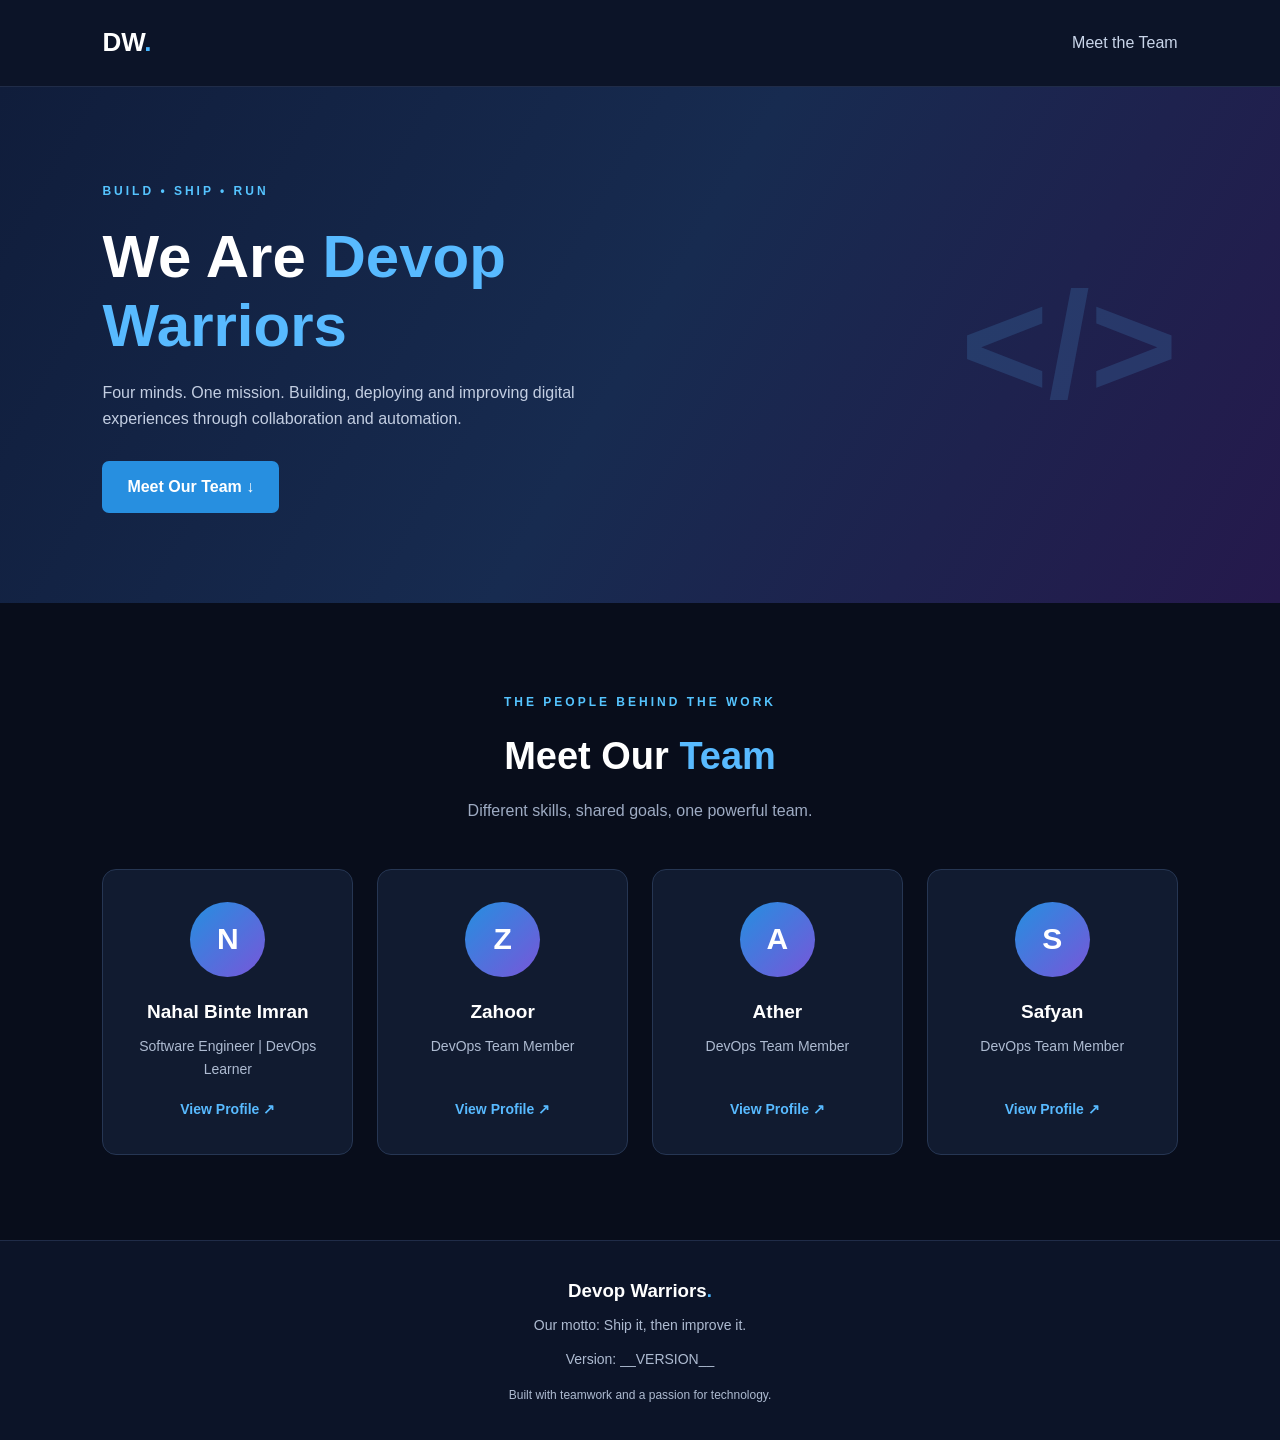
<file: site/index.html>
<!DOCTYPE html>
<html lang="en">
<head>
  <meta charset="UTF-8">
  <meta name="viewport" content="width=device-width, initial-scale=1.0">
  <title>Devop Warriors | Our Team</title>
  <link rel="stylesheet" href="style.css">
</head>
<body>

  <nav class="navbar">
    <div class="logo">DW<span>.</span></div>
    <a href="#team" class="nav-link">Meet the Team</a>
  </nav>

  <header class="hero">
    <div class="hero-content">
      <span class="tag">BUILD • SHIP • RUN</span>
      <h1>We Are <span>Devop Warriors</span></h1>
      <p>
        Four minds. One mission. Building, deploying and improving
        digital experiences through collaboration and automation.
      </p>
      <a href="#team" class="hero-button">Meet Our Team ↓</a>
    </div>
    <div class="hero-decoration">&lt;/&gt;</div>
  </header>

  <main id="team">
    <section class="team-section">
      <div class="section-heading">
        <span class="tag">THE PEOPLE BEHIND THE WORK</span>
        <h2>Meet Our <span>Team</span></h2>
        <p>Different skills, shared goals, one powerful team.</p>
      </div>

      <div class="cards">

        <a class="card" href="members/nahal.html">
          <div class="avatar">N</div>
          <h3>Nahal Binte Imran</h3>
          <p>Software Engineer | DevOps Learner</p>
          <span class="card-link">View Profile ↗</span>
        </a>

        <a class="card" href="members/zahoor-page/index.html">
          <div class="avatar">Z</div>
          <h3>Zahoor</h3>
          <p>DevOps Team Member</p>
          <span class="card-link">View Profile ↗</span>
        </a>

        <a class="card" href="members/atherullah.html">
          <div class="avatar">A</div>
          <h3>Ather</h3>
          <p>DevOps Team Member</p>
          <span class="card-link">View Profile ↗</span>
        </a>

        <a class="card" href="members/safyan.html">
          <div class="avatar">S</div>
          <h3>Safyan</h3>
          <p>DevOps Team Member</p>
          <span class="card-link">View Profile ↗</span>
        </a>

      </div>
    </section>
  </main>

  <footer>
    <h3>Devop Warriors<span>.</span></h3>
    <p>Our motto: Ship it, then improve it.</p>
    <p class="version">Version: __VERSION__</p>
    <p class="copyright">Built with teamwork and a passion for technology.</p>
  </footer>

</body>
</html>
</file>
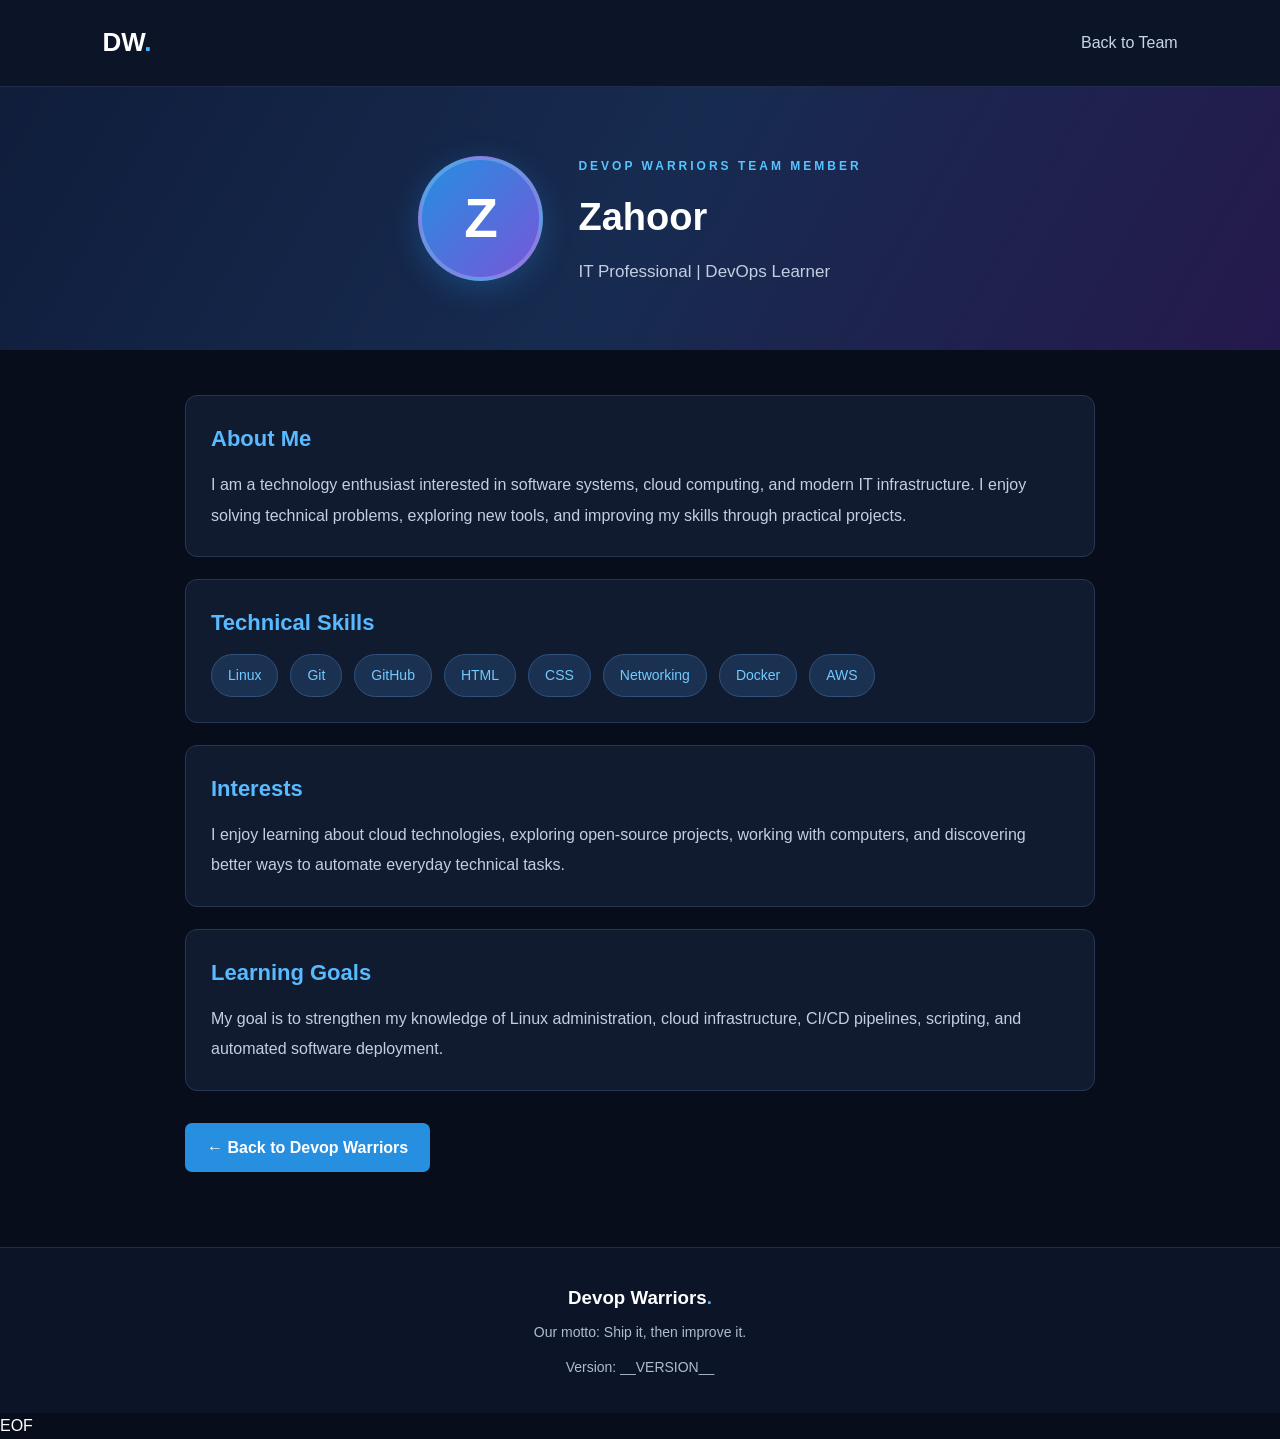
<file: site/members/zahoor-page/index.html>
<!DOCTYPE html>
<html lang="en">
<head>
  <meta charset="UTF-8">
  <meta name="viewport" content="width=device-width, initial-scale=1.0">
  <title>Zahoor | Devop Warriors</title>
  <link rel="stylesheet" href="../../style.css">
</head>
<body>

  <nav class="navbar">
    <div class="logo">DW<span>.</span></div>
    <a href="../../index.html" class="nav-link">Back to Team</a>
  </nav>

  <header class="profile-hero">
    <div class="profile-avatar">Z</div>
    <div>
      <span class="tag">DEVOP WARRIORS TEAM MEMBER</span>
      <h1>Zahoor</h1>
      <p>IT Professional | DevOps Learner</p>
    </div>
  </header>

  <main class="profile-container">

    <section class="profile-box">
      <h2>About Me</h2>
      <p>
        I am a technology enthusiast interested in software systems,
        cloud computing, and modern IT infrastructure. I enjoy solving
        technical problems, exploring new tools, and improving my skills
        through practical projects.
      </p>
    </section>

    <section class="profile-box">
      <h2>Technical Skills</h2>
      <div class="skill-list">
        <span>Linux</span>
        <span>Git</span>
        <span>GitHub</span>
        <span>HTML</span>
        <span>CSS</span>
        <span>Networking</span>
        <span>Docker</span>
        <span>AWS</span>
      </div>
    </section>

    <section class="profile-box">
      <h2>Interests</h2>
      <p>
        I enjoy learning about cloud technologies, exploring open-source
        projects, working with computers, and discovering better ways
        to automate everyday technical tasks.
      </p>
    </section>

    <section class="profile-box">
      <h2>Learning Goals</h2>
      <p>
        My goal is to strengthen my knowledge of Linux administration,
        cloud infrastructure, CI/CD pipelines, scripting, and
        automated software deployment.
      </p>
    </section>

    <a href="../../index.html" class="back-button">← Back to Devop Warriors</a>

  </main>

  <footer>
    <h3>Devop Warriors<span>.</span></h3>
    <p>Our motto: Ship it, then improve it.</p>
    <p class="version">Version: __VERSION__</p>
  </footer>

</body>
</html>
EOF
</file>
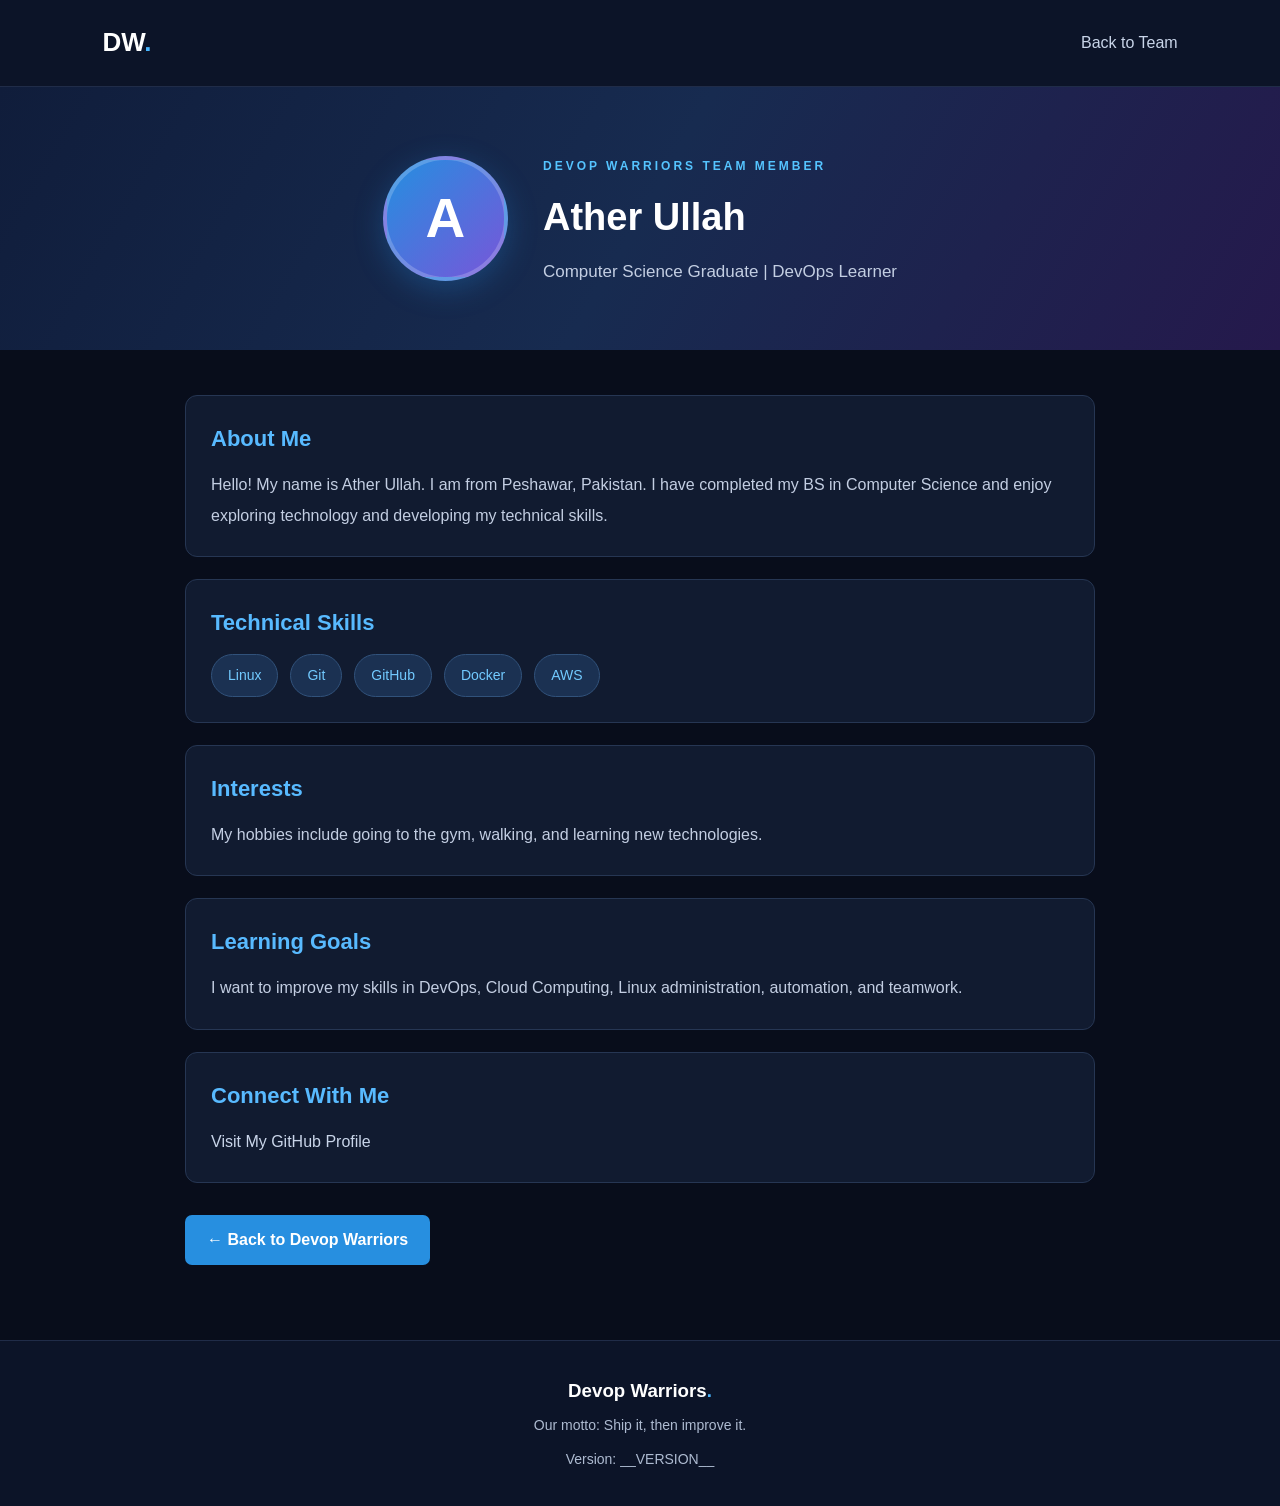
<file: site/members/atherullah.html>
<!DOCTYPE html>
<html lang="en">
<head>
  <meta charset="UTF-8">
  <meta name="viewport" content="width=device-width, initial-scale=1.0">
  <title>Ather Ullah | Devop Warriors</title>
  <link rel="stylesheet" href="../style.css">
</head>
<body>

  <nav class="navbar">
    <div class="logo">DW<span>.</span></div>
    <a href="../index.html" class="nav-link">Back to Team</a>
  </nav>

  <header class="profile-hero">
    <div class="profile-avatar">A</div>
    <div>
      <span class="tag">DEVOP WARRIORS TEAM MEMBER</span>
      <h1>Ather Ullah</h1>
      <p>Computer Science Graduate | DevOps Learner</p>
    </div>
  </header>

  <main class="profile-container">

    <section class="profile-box">
      <h2>About Me</h2>
      <p>
        Hello! My name is Ather Ullah. I am from Peshawar, Pakistan.
        I have completed my BS in Computer Science and enjoy
        exploring technology and developing my technical skills.
      </p>
    </section>

    <section class="profile-box">
      <h2>Technical Skills</h2>
      <div class="skill-list">
        <span>Linux</span>
        <span>Git</span>
        <span>GitHub</span>
        <span>Docker</span>
        <span>AWS</span>
      </div>
    </section>

    <section class="profile-box">
      <h2>Interests</h2>
      <p>
        My hobbies include going to the gym, walking,
        and learning new technologies.
      </p>
    </section>

    <section class="profile-box">
      <h2>Learning Goals</h2>
      <p>
        I want to improve my skills in DevOps, Cloud Computing,
        Linux administration, automation, and teamwork.
      </p>
    </section>

    <section class="profile-box">
      <h2>Connect With Me</h2>
      <p>
        <a href="https://github.com/atherullah" target="_blank" rel="noopener noreferrer" class="nav-link">
          Visit My GitHub Profile
        </a>
      </p>
    </section>

    <a href="../index.html" class="back-button">← Back to Devop Warriors</a>

  </main>

  <footer>
    <h3>Devop Warriors<span>.</span></h3>
    <p>Our motto: Ship it, then improve it.</p>
    <p class="version">Version: __VERSION__</p>
  </footer>

</body>
</html>
</file>
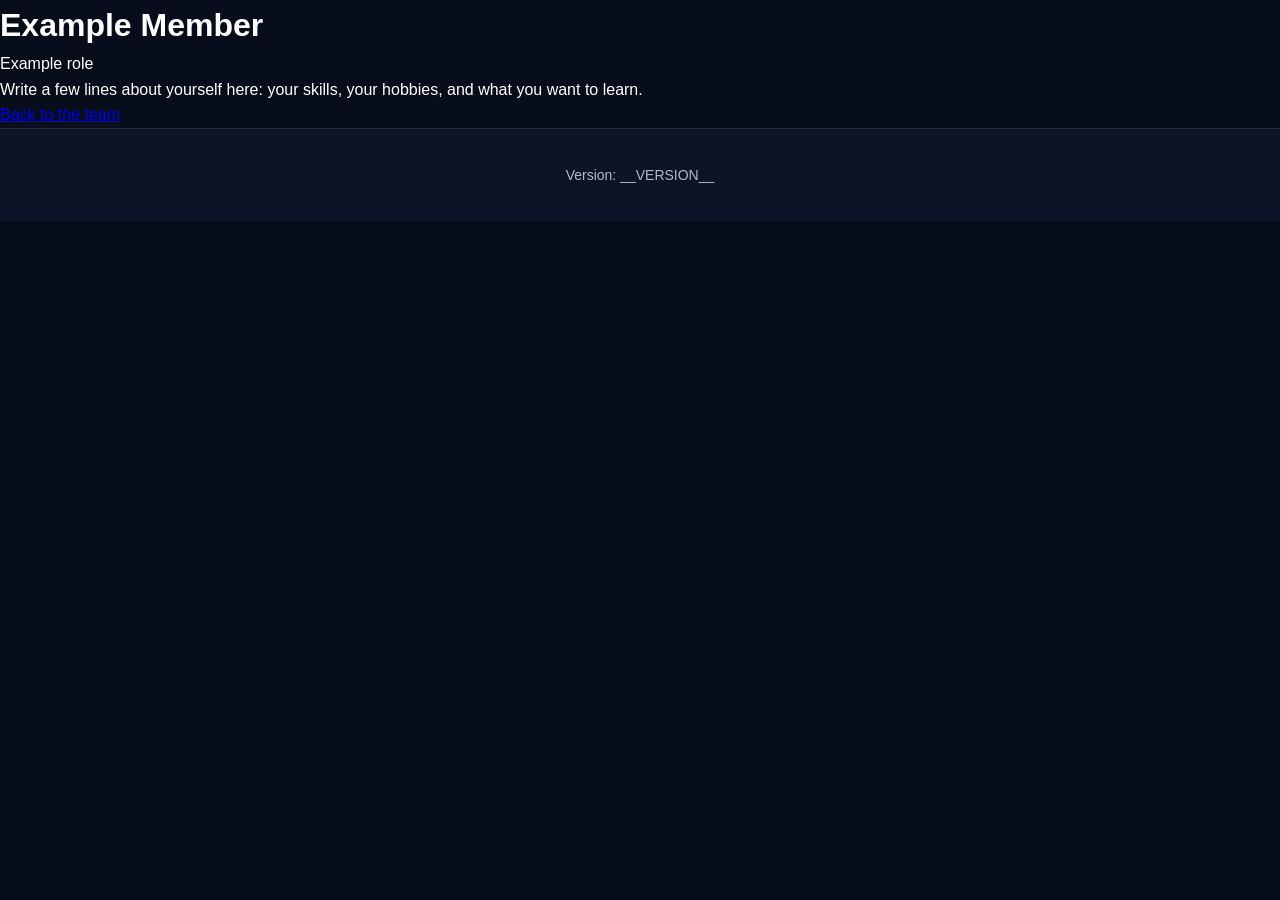
<file: site/members/example.html>
<!DOCTYPE html>
<html lang="en">
<head>
  <meta charset="UTF-8">
  <title>Example Member</title>
  <link rel="stylesheet" href="../style.css">
</head>
<body>
  <header>
    <h1>Example Member</h1>
    <p>Example role</p>
  </header>
  <main>
    <p>Write a few lines about yourself here: your skills, your hobbies, and what you want to learn.</p>
    <p><a href="../index.html">Back to the team</a></p>
  </main>
  <footer>
    <p>Version: __VERSION__</p>
  </footer>
</body>
</html>
</file>
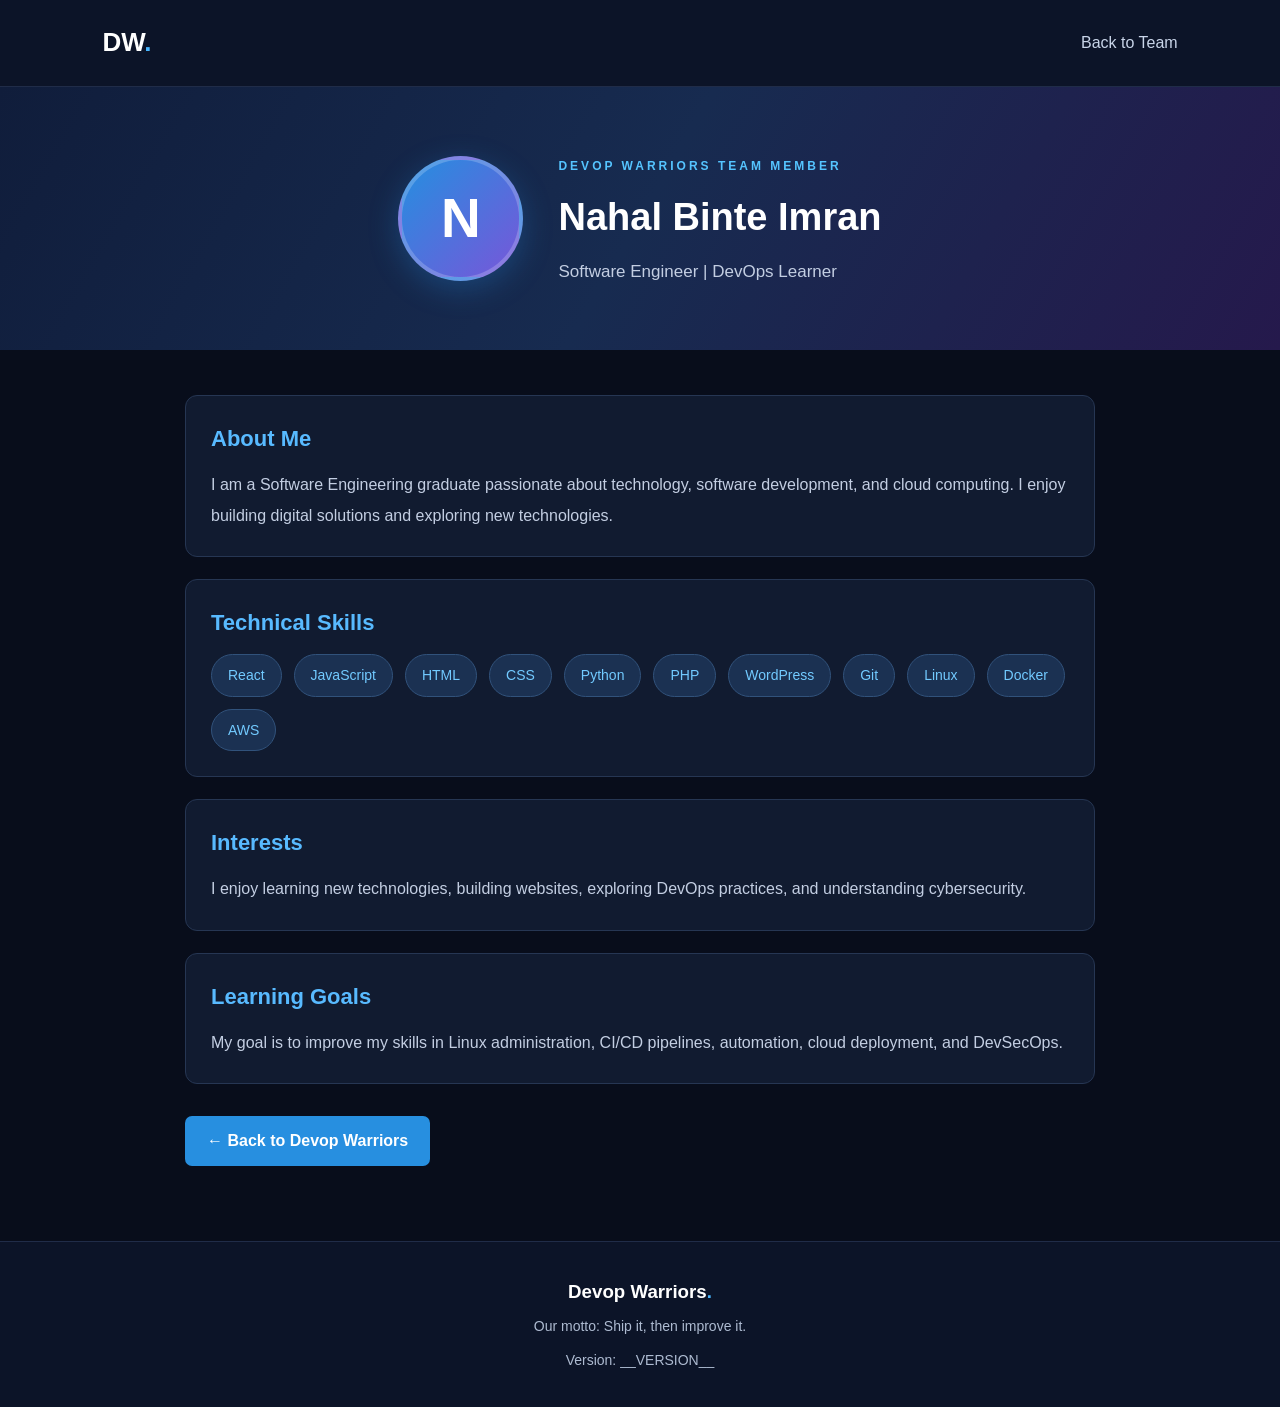
<file: site/members/nahal.html>
<!DOCTYPE html>
<html lang="en">
<head>
  <meta charset="UTF-8">
  <meta name="viewport" content="width=device-width, initial-scale=1.0">
  <title>Nahal Binte Imran | Devop Warriors</title>
  <link rel="stylesheet" href="../style.css">
</head>
<body>

  <nav class="navbar">
    <div class="logo">DW<span>.</span></div>
    <a href="../index.html" class="nav-link">Back to Team</a>
  </nav>

  <header class="profile-hero">
    <div class="profile-avatar">N</div>
    <div>
      <span class="tag">DEVOP WARRIORS TEAM MEMBER</span>
      <h1>Nahal Binte Imran</h1>
      <p>Software Engineer | DevOps Learner</p>
    </div>
  </header>

  <main class="profile-container">

    <section class="profile-box">
      <h2>About Me</h2>
      <p>
        I am a Software Engineering graduate passionate about
        technology, software development, and cloud computing.
        I enjoy building digital solutions and exploring new technologies.
      </p>
    </section>

    <section class="profile-box">
      <h2>Technical Skills</h2>
      <div class="skill-list">
        <span>React</span>
        <span>JavaScript</span>
        <span>HTML</span>
        <span>CSS</span>
        <span>Python</span>
        <span>PHP</span>
        <span>WordPress</span>
        <span>Git</span>
        <span>Linux</span>
        <span>Docker</span>
        <span>AWS</span>
      </div>
    </section>

    <section class="profile-box">
      <h2>Interests</h2>
      <p>
        I enjoy learning new technologies, building websites,
        exploring DevOps practices, and understanding cybersecurity.
      </p>
    </section>

    <section class="profile-box">
      <h2>Learning Goals</h2>
      <p>
        My goal is to improve my skills in Linux administration,
        CI/CD pipelines, automation, cloud deployment, and DevSecOps.
      </p>
    </section>

    <a href="../index.html" class="back-button">← Back to Devop Warriors</a>

  </main>

  <footer>
    <h3>Devop Warriors<span>.</span></h3>
    <p>Our motto: Ship it, then improve it.</p>
    <p class="version">Version: __VERSION__</p>
  </footer>

</body>
</html>
</file>
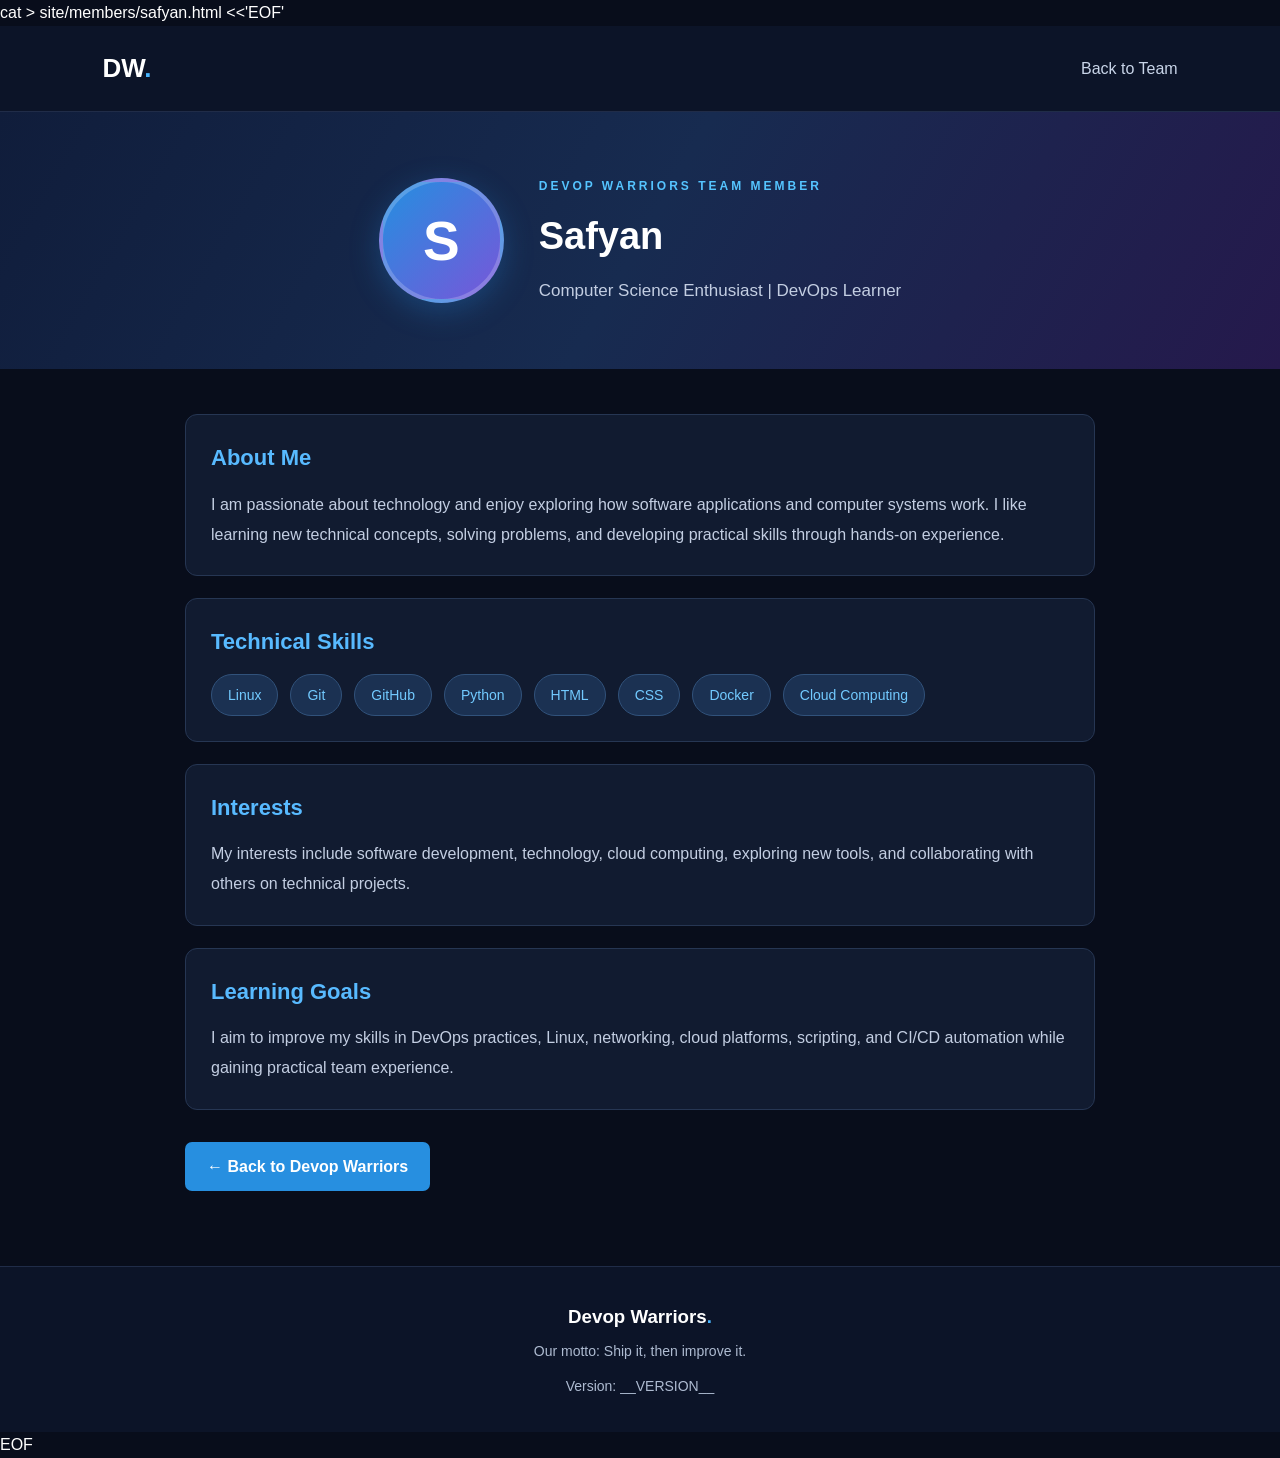
<file: site/members/safyan.html>
cat > site/members/safyan.html <<'EOF'
<!DOCTYPE html>
<html lang="en">
<head>
  <meta charset="UTF-8">
  <meta name="viewport" content="width=device-width, initial-scale=1.0">
  <title>Safyan | Devop Warriors</title>
  <link rel="stylesheet" href="../style.css">
</head>
<body>

  <nav class="navbar">
    <div class="logo">DW<span>.</span></div>
    <a href="../index.html" class="nav-link">Back to Team</a>
  </nav>

  <header class="profile-hero">
    <div class="profile-avatar">S</div>
    <div>
      <span class="tag">DEVOP WARRIORS TEAM MEMBER</span>
      <h1>Safyan</h1>
      <p>Computer Science Enthusiast | DevOps Learner</p>
    </div>
  </header>

  <main class="profile-container">

    <section class="profile-box">
      <h2>About Me</h2>
      <p>
        I am passionate about technology and enjoy exploring how
        software applications and computer systems work. I like
        learning new technical concepts, solving problems, and
        developing practical skills through hands-on experience.
      </p>
    </section>

    <section class="profile-box">
      <h2>Technical Skills</h2>
      <div class="skill-list">
        <span>Linux</span>
        <span>Git</span>
        <span>GitHub</span>
        <span>Python</span>
        <span>HTML</span>
        <span>CSS</span>
        <span>Docker</span>
        <span>Cloud Computing</span>
      </div>
    </section>

    <section class="profile-box">
      <h2>Interests</h2>
      <p>
        My interests include software development, technology,
        cloud computing, exploring new tools, and collaborating
        with others on technical projects.
      </p>
    </section>

    <section class="profile-box">
      <h2>Learning Goals</h2>
      <p>
        I aim to improve my skills in DevOps practices, Linux,
        networking, cloud platforms, scripting, and CI/CD
        automation while gaining practical team experience.
      </p>
    </section>

    <a href="../index.html" class="back-button">← Back to Devop Warriors</a>

  </main>

  <footer>
    <h3>Devop Warriors<span>.</span></h3>
    <p>Our motto: Ship it, then improve it.</p>
    <p class="version">Version: __VERSION__</p>
  </footer>

</body>
</html>
EOF
</file>
<file: site/style.css>
* {
  margin: 0;
  padding: 0;
  box-sizing: border-box;
}

html {
  scroll-behavior: smooth;
}

body {
  font-family: Arial, sans-serif;
  background: #080d1b;
  color: #ffffff;
  line-height: 1.6;
}

.navbar {
  display: flex;
  justify-content: space-between;
  align-items: center;
  padding: 22px 8%;
  background: #0c1428;
  border-bottom: 1px solid #202c48;
}

.logo {
  font-size: 26px;
  font-weight: bold;
  color: #ffffff;
}

.logo span,
footer h3 span {
  color: #48b6ff;
}

.nav-link {
  color: #c9d5e9;
  text-decoration: none;
}

.nav-link:hover {
  color: #48b6ff;
}

.hero {
  min-height: 430px;
  padding: 90px 8%;
  display: flex;
  align-items: center;
  justify-content: space-between;
  gap: 30px;
  background: linear-gradient(120deg, #101d3b, #172b50, #25194c);
  overflow: hidden;
}

.hero-content {
  max-width: 650px;
}

.tag {
  color: #55c4ff;
  font-size: 12px;
  font-weight: bold;
  letter-spacing: 3px;
}

.hero h1 {
  font-size: clamp(36px, 6vw, 60px);
  line-height: 1.15;
  margin: 20px 0;
}

.hero h1 span,
.section-heading h2 span {
  color: #58baff;
}

.hero p {
  max-width: 550px;
  color: #c3cee2;
  margin-bottom: 30px;
}

.hero-button {
  display: inline-block;
  padding: 13px 25px;
  background: #278fe0;
  color: white;
  border-radius: 7px;
  text-decoration: none;
  font-weight: bold;
  transition: 0.3s;
}

.hero-button:hover {
  background: #176fbd;
  transform: translateY(-3px);
}

.hero-decoration {
  font-size: clamp(70px, 12vw, 150px);
  font-weight: bold;
  color: rgba(88, 186, 255, 0.16);
}

.team-section {
  padding: 85px 8%;
  text-align: center;
}

.section-heading h2 {
  font-size: 38px;
  margin: 12px 0;
}

.section-heading p {
  color: #9eabc3;
  margin-bottom: 45px;
}

.cards {
  display: grid;
  grid-template-columns: repeat(auto-fit, minmax(220px, 1fr));
  gap: 24px;
}

.card {
  padding: 32px 20px;
  background: #111b30;
  border: 1px solid #263653;
  border-radius: 14px;
  text-decoration: none;
  color: white;
  transition: 0.3s;
}

.card:hover {
  transform: translateY(-8px);
  border-color: #48b6ff;
  box-shadow: 0 12px 30px rgba(35, 135, 220, 0.16);
}

.avatar {
  width: 75px;
  height: 75px;
  display: flex;
  align-items: center;
  justify-content: center;
  margin: 0 auto 20px;
  border-radius: 50%;
  background: linear-gradient(135deg, #248fe0, #7856d9);
  font-size: 30px;
  font-weight: bold;
}

.card h3 {
  font-size: 19px;
  margin-bottom: 8px;
}

.card p {
  color: #aebbd1;
  font-size: 14px;
  min-height: 45px;
}

.card-link {
  display: inline-block;
  margin-top: 18px;
  color: #58baff;
  font-size: 14px;
  font-weight: bold;
}

footer {
  padding: 35px 20px;
  text-align: center;
  background: #0c1428;
  border-top: 1px solid #202c48;
}

footer h3 {
  margin-bottom: 8px;
}

footer p {
  color: #aebbd1;
  font-size: 14px;
}

footer .version {
  margin-top: 12px;
}

footer .copyright {
  margin-top: 15px;
  font-size: 12px;
}

@media (max-width: 600px) {
  .hero {
    padding: 65px 7%;
  }

  .hero-decoration {
    display: none;
  }

  .team-section {
    padding: 60px 7%;
  }
}


/* Individual Team Member Profile */

.profile-hero {
  display: flex;
  align-items: center;
  justify-content: center;
  gap: 35px;
  padding: 65px 8%;
  background: linear-gradient(120deg, #101d3b, #172b50, #25194c);
}

.profile-avatar {
  width: 125px;
  height: 125px;
  min-width: 125px;
  display: flex;
  align-items: center;
  justify-content: center;
  border-radius: 50%;
  background: linear-gradient(135deg, #248fe0, #7856d9);
  border: 4px solid rgba(255,255,255,0.2);
  font-size: 55px;
  font-weight: bold;
  box-shadow: 0 8px 30px rgba(35,135,220,0.3);
}

.profile-hero h1 {
  font-size: 38px;
  margin: 10px 0;
}

.profile-hero p {
  color: #c3cee2;
  font-size: 17px;
}

.profile-container {
  max-width: 950px;
  margin: 45px auto;
  padding: 0 20px;
}

.profile-box {
  background: #111b30;
  border: 1px solid #263653;
  border-radius: 12px;
  padding: 25px;
  margin-bottom: 22px;
  transition: 0.3s;
}

.profile-box:hover {
  border-color: #48b6ff;
  transform: translateY(-3px);
}

.profile-box h2 {
  color: #58baff;
  margin-bottom: 14px;
  font-size: 22px;
}

.profile-box p {
  color: #c3cee2;
  line-height: 1.9;
}

.skill-list {
  display: flex;
  flex-wrap: wrap;
  gap: 12px;
}

.skill-list span {
  padding: 9px 16px;
  background: #1b3152;
  color: #72caff;
  border: 1px solid #31527b;
  border-radius: 25px;
  font-size: 14px;
}

.back-button {
  display: inline-block;
  padding: 12px 22px;
  margin: 10px 0 30px;
  background: #278fe0;
  color: white;
  text-decoration: none;
  border-radius: 7px;
  font-weight: bold;
  transition: 0.3s;
}

.back-button:hover {
  background: #176fbd;
}

@media (max-width: 600px) {
  .profile-hero {
    flex-direction: column;
    text-align: center;
    padding: 45px 20px;
  }

  .profile-hero h1 {
    font-size: 28px;
  }

  .profile-container {
    margin-top: 25px;
  }

  .profile-box {
    padding: 20px;
  }
}
</file>
